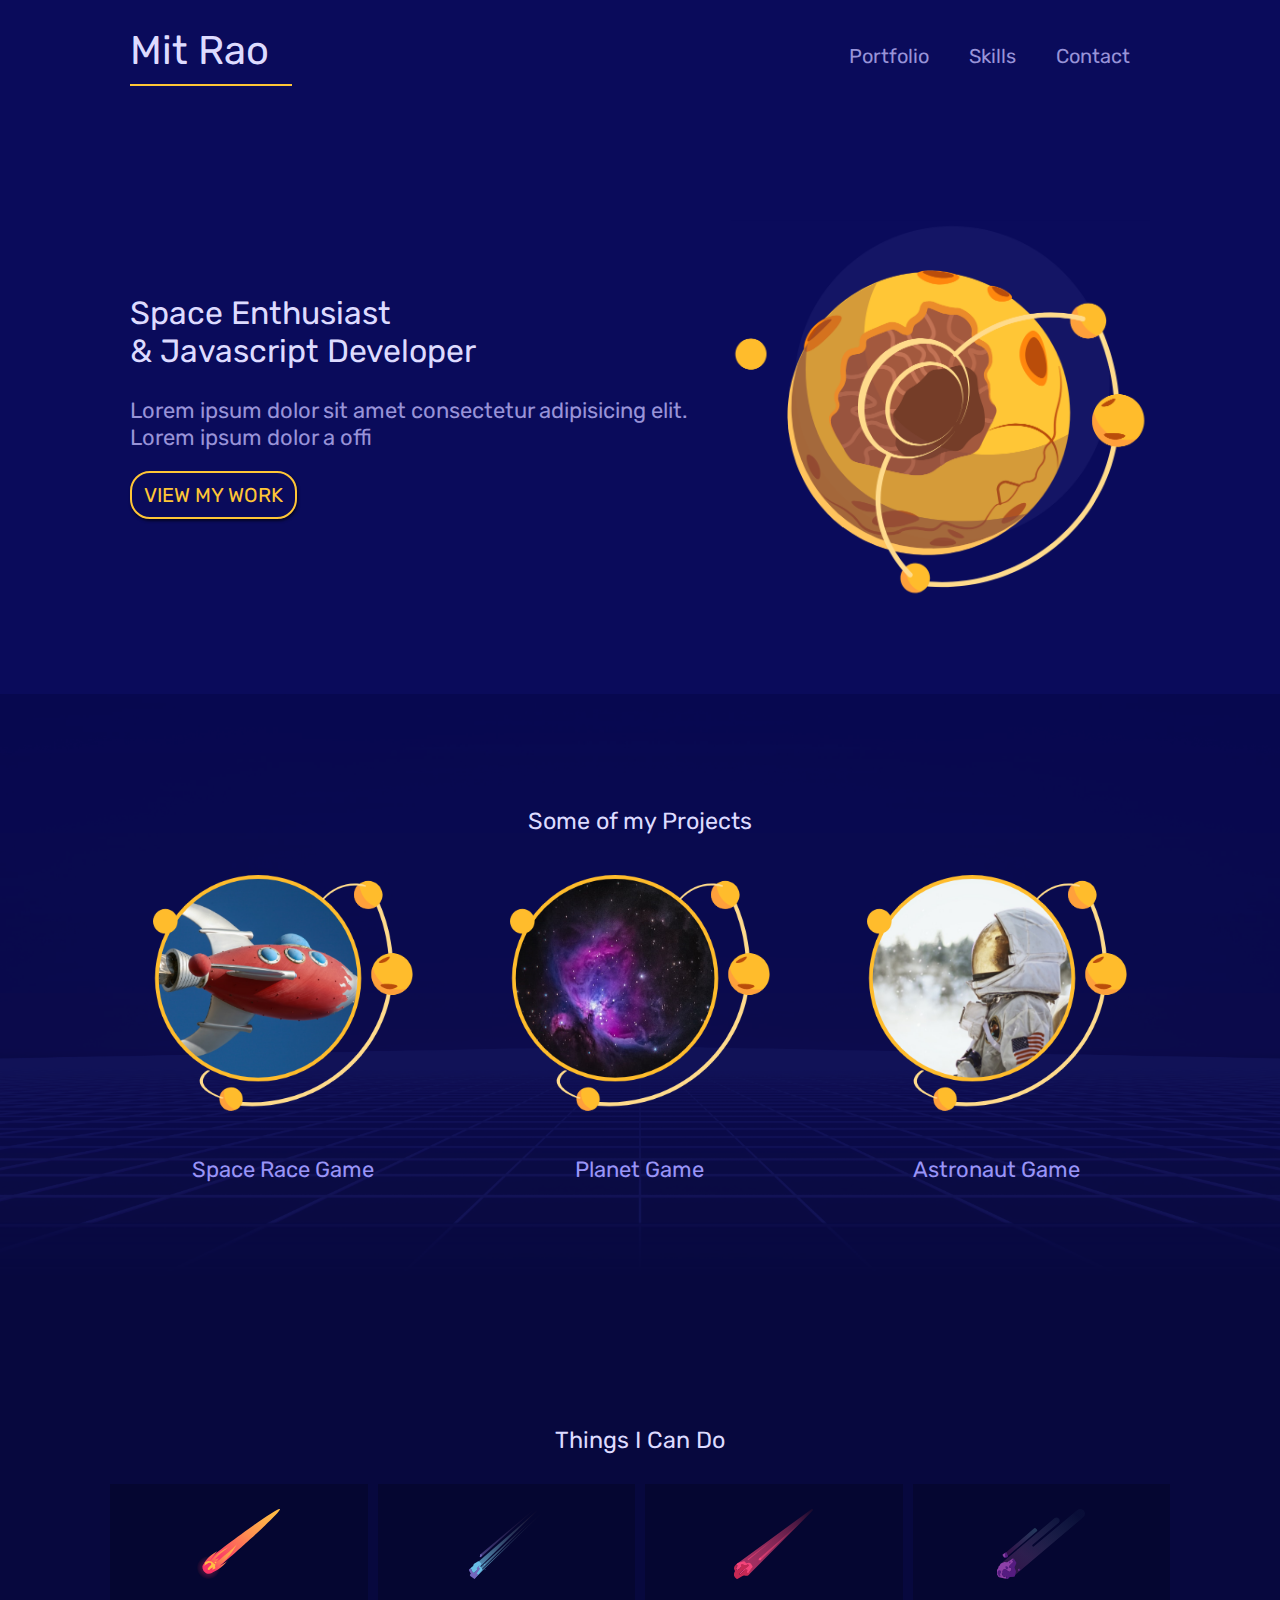
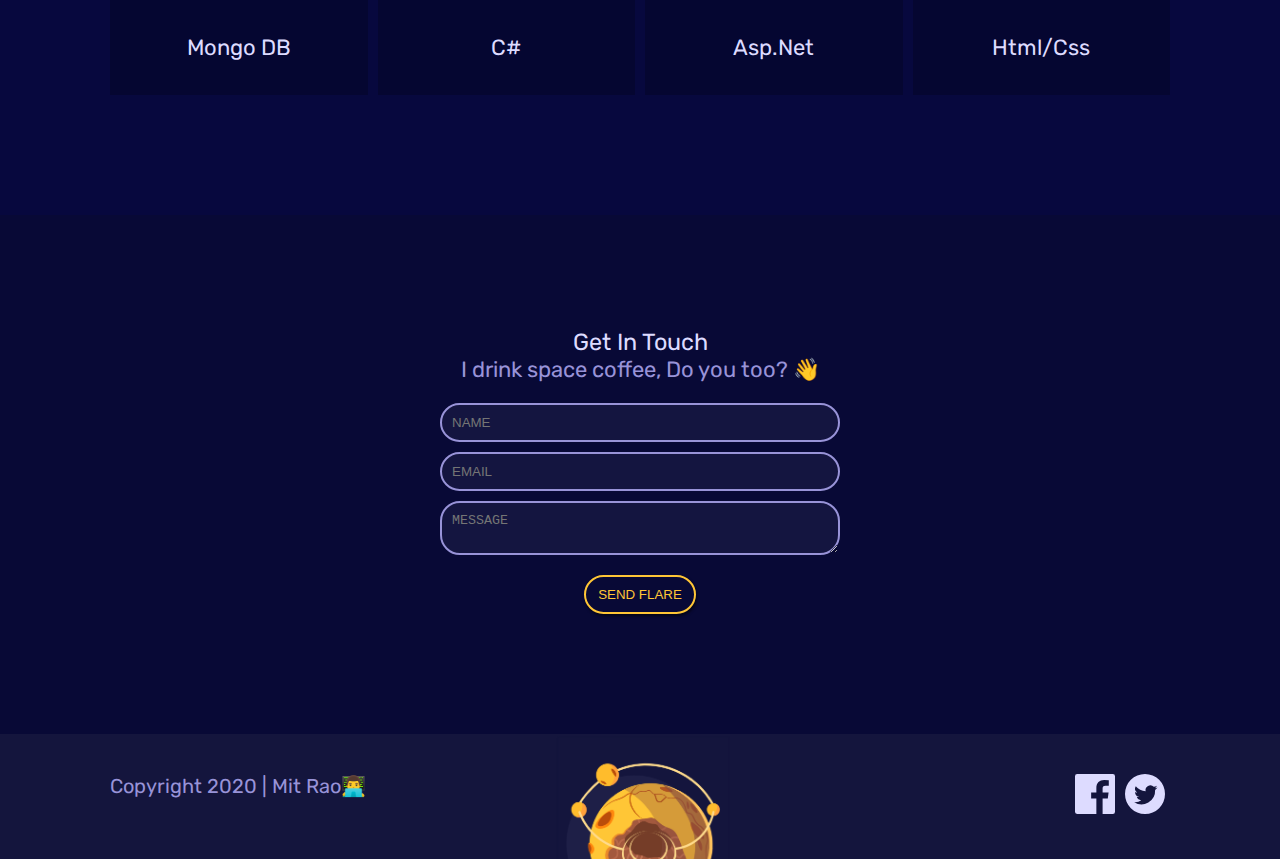
<file: index.html>
<!DOCTYPE html>
<html lang="en">
<head>
    <meta charset="UTF-8">
    <meta name="viewport" content="width=device-width, initial-scale=1.0">
    <link rel="stylesheet" href="styles.css">
    <title>Mit Rao | Coder and space Lover</title>
    <meta name="theme-color" content="0A0B5B" />
</head>
<body>

    <!-- navsection -->
    <nav class="site-nav grid">
        <h1>Mit Rao</h1>
        <ul>
            <li><a href="#Portfolio">Portfolio</a></li>
            <li><a href="#Skills">Skills</a></li>
            <li><a href="#Contact">Contact</a></li>
        </ul>
    </nav>

    <!-- welcome section -->

    <section id="welcome" class="grid">
        <div class="welcome-text">
            <h2>Space Enthusiast <br/> & Javascript Developer</h2>
            <p class="leading">Lorem ipsum dolor sit amet consectetur adipisicing elit. Lorem ipsum dolor a offi</p>
            <a href="#portfolio" class="button">View My Work</a>
        </div>
        <div class="welcome-image">
            <img src="assets/banner_image.png" alt="Pic Of Planet">
        </div>
    </section>

    <!-- portfolio  -->

    <section id="Portfolio">
        <h3>Some of my Projects</h3>
        <div class="projects grid">
            <a href="">
                <img src="assets/project_1.png" alt="Project 1">
                <h4>Space Race Game</h4>
            </a>
            <a href="" class="off-row">
                <img src="assets/project_2.png" alt="Project 2">
                <h4>Planet Game</h4>
            </a>
            <a href="">
                <img src="assets/project_3.png" alt="Project 3">
                <h4>Astronaut Game</h4>
            </a>
        </div>
    </section>

    <!-- Skills -->

    <section id="Skills">
        <h3>Things I Can Do</h3>
        <ul class="grid">
            <li>
                <img src="assets/comet_1.svg" alt="comet">
                <h4>Mongo DB</h4>
            </li>
            <li>
                <img src="assets/comet_2.svg" alt="comet">
                <h4>C#</h4>
            </li>
            <li>
                <img src="assets/comet_3.svg" alt="comet">
                <h4>Asp.Net</h4>
            </li>
            <li>
                <img src="assets/comet_4.svg" alt="comet">
                <h4>Html/Css</h4>
            </li>
        </ul>
    </section>

    <!-- Contact -->

    <section id="Contact">
        <h3>Get In Touch</h3>
        <p class="leading">I drink space coffee, Do you too? 👋</p>
        <form>
            <input type="text" placeholder="NAME">
            <input type="email" placeholder="EMAIL">
            <textarea placeholder="MESSAGE"></textarea>
            <button class="button">Send Flare</button>
        </form>
    </section>

    <!-- footer -->

    <footer>
        <div class="grid">
            <p class="copyright">Copyright 2020 | Mit Rao👨‍💻</p>
            <ul class="social">
                <li><a href="https://www.facebook.com/profile.php?id=100008440511228"  target="_blank"><img src="assets/icon_fb.svg" alt="facebook link"></a></li>
                <li>
                    <a href="https://twitter.com/MitRao8" target="_blank">
                        <img src="assets/icon_tw.svg" alt="insta link">
                    </a>
                </li>
            </ul>
        </div>
    </footer>
</body>
</html>
</file>
<file: styles.css>
/* variables */

:root {
  --primary: #ffc636;
  --secondary: #0a0b5b;
  --fonts: "Rubik Regular";
}
/* reset */

body,
ul,
li,
a,
p {
  margin: 0;
  padding: 0;
  text-decoration: none;
}

ul {
  list-style-type: none;
}

/* base styles */

body {
  background-color: var(--secondary);
  overflow-x: hidden;
  font-family: var(--fonts);
  font-size: 16px;
}

.button {
  background: none;
  cursor: pointer;
  border: 2px solid var(--primary);
  color: var(--primary);
  padding: 10px 12px;
  display: inline-block;
  text-transform: uppercase;
  box-shadow: 1px 2px 3px rgba(0, 0, 0, 0.6);
  border-radius: 20px;
}

.button:hover {
  color: #222;
  background-color: var(--primary);
}

input,
textarea {
  background: rgba(255, 255, 255, 0.05);
  border: 2px solid #9893d8;
  border-radius: 20px;
  color: #f2f2f2;
}

input:focus,
textarea:focus {
  color: var(--primary);
  background-color: #f2f2f217;
}

/* fonts */

@font-face {
  font-family: "Rubik Regular";
  src: url(assets/fonts/Rubik-Regular.ttf);
}

h1,
h2,
h3,
h4 {
  color: #dddbff;
  font-weight: normal;
}

p,
a,
li {
  color: #9893d8;
}

h1,
h3 {
  font-size: 1.2 em;
}

h2 {
  font-size: 1.6em;
}

h4 {
  font-size: 1.1em;
}

.leading {
  font-size: 1.1em;
}

.leading {
  font-size: 1.1em;
}

/* mobile styles */

.grid {
  display: grid;
  grid-template-columns: repeat(12, 1fr);
  gap: 10px;
}

/* * nav section styles * */

.site-nav {
  margin: 0 20px;
}
.site-nav h1 {
  grid-column: 1/6;
  padding-bottom: 10px;
  border-bottom: 2px solid var(--primary);
}
.site-nav ul {
  display: none;
}

/* * welcome section styles * */

#welcome {
  padding: 0 20px 20px 20px;
  box-sizing: border-box;
}

.welcome-text {
  grid-column: 1/8;
}

.welcome-text a {
  margin: 20px 0;
}

.welcome-image {
  grid-column: 8/13;
}

.welcome-image img {
  max-width: 200%;
}

/* * portfolio section * */

#Portfolio {
  background: url(assets/square_bg.png);
  background-size: cover;
  background-position: center;
  background-repeat: no-repeat;
  background-position: bottom;
  padding: 30px 20px;
}

#Portfolio h3 {
  margin-bottom: 0;
  text-align: center;
}

#Portfolio a {
  grid-column: 1/13;
  margin: 20px 0;
  display: flex;
}

#Portfolio a * {
  margin: 0 20px;
  max-width: 40%;
  align-self: center;
}

#Portfolio h4 {
  color: #9994f7;
}

/* * skills section * */

#Skills {
  padding: 30px 20px;
  background: #07083e;
}

#Skills h3 {
  text-align: center;
}

#Skills ul {
  margin: 30px 0px;
}

#Skills li {
  padding: 10px;
  background-color: rgba(0, 0, 0, 0.2);
  grid-column: span 6;
  text-align: center;
}

#Skills li img {
  height: 70px;
  margin: 20px auto;
}

/* * contact section * */

#Contact {
  background: #080936;
  padding: 30px 20px;
}

#Contact h3,
#Contact p {
  text-align: center;
  margin-bottom: 0;
}

#Contact form {
  width: 80%;
  max-width: 400px;
  margin: 20px auto;
  text-align: center;
}

#Contact input,
#Contact textarea {
  display: block;
  width: 100%;
  box-sizing: border-box;
  margin: 10px 0;
  padding: 10px 10px;
  outline: none;
}

#Contact button {
  margin: 10px 0;
}

/* * footer section * */

footer {
  background-color: #14153d;
  padding: 30px 20px;
  background-image: url(assets/footer_image.png);
  background-size: 40%;
  background-position: top center;
  background-repeat: no-repeat;
}

.copyright {
  grid-column: 1/5;
}

.social {
  grid-column: 10/13;
  display: flex;
  justify-content: flex-end;
}

footer li {
  margin: 0 5px;
}

footer img {
  width: 20px;
}

/* 

  Media Queries For More Than 600px Devices Starts From Below

*/

/* Small devices (portrait tablets and large phones, 600px and up) */
@media only screen and (min-width: 600px) {
  /* nav section */

  .site-nav h1 {
    grid-column: 1/5;
    padding-bottom: 10px;
    border-bottom: 2px solid var(--primary);
  }

  .site-nav ul {
    display: flex;
    grid-column: 8/13;
    justify-content: flex-end;
  }

  .site-nav li {
    align-self: center;
    padding: 10px 20px;
  }

  /* welcome section */
  .welcome-text {
    grid-column: 1/8;
  }
  .welcome-image {
    grid-column: 8/13;
  }
  .welcome-image img {
    width: 100%;
  }

  /* portfolio section */

  #Portfolio a {
    grid-column: span 6;
    margin: 20px 0;
    text-align: center !important;
    display: block;
  }

  #Portfolio a * {
    margin: 20px auto;
    max-width: 60%;
  }

  #Portfolio a:last-child {
    grid-column: 4/10;
  }

  /* skills section */

  #Skills {
    padding: 30px 100px;
  }

  /* contact section */

  /* *******No Changes Neede At this Screen Size********************* */

  /* footer section */

  footer {
    background-size: 20%;
  }
}

/* Medium devices (landscape tablets, 768px and up) */
@media only screen and (min-width: 768px) {
  /* looks better till 960 px breakpoint
    no changes needed at all here
  */
}

/* Large devices (laptops/desktops, 960px and up) */

@media only screen and (min-width: 960px) {
  body {
    font-size: 18px;
  }

  /* grid base style change */

  .grid {
    width: 100%;
    max-width: 1060px;
    margin: 0 auto;
    box-sizing: border-box;
  }

  /* nav section */

  .site-nav {
    padding: 0 20px;
  }

  .site-nav h1 {
    grid-column: 1/3;
  }

  /* welcome section */

  #welcome {
    padding: 0px 20px 30px;
  }
  .welcome-text {
    align-self: center;
  }

  /* portfolio section */

  #Portfolio a:nth-child(1) {
    grid-column: 1/5;
  }

  #Portfolio a:nth-child(2) {
    grid-column: 5/9;
  }

  #Portfolio a:nth-child(3) {
    grid-column: 9/13;
  }

  /* skills section */

  #Skills {
    padding: 40px 40px;
  }

  #Skills ul {
    margin: 30px auto;
  }

  #Skills li {
    grid-column: span 3;
    padding: 5px;
  }

  /* contact section */

  /* ******no change needed ********** */

  /* footer section */

  footer {
    background-size: 15%;
  }
}

.social img {
  width: 30px;
}

/* Extra large devices (large laptops and desktops, 1200px and up) */
@media only screen and (min-width: 1200px) {
  /* welcome section */

  body {
    font-size: 20px;
  }

  #welcome {
    padding: 90px 20px 90px;
  }

  /* portfolio section */

  #Portfolio {
    padding: 90px 20px;
  }

  #Portfolio a * {
    margin: 20px auto;
    max-width: 75%;
  }

  /* skills section */

  #Skills {
    padding: 90px 40px;
  }

  /* contact section */

  #Contact {
    background: #080936;
    padding: 90px 20px;
  }

  /* footer section */

  footer {
    background-size: 15%;
    padding: 40px 20px;
  }

  .social img {
    width: 40px;
  }
}
</file>
